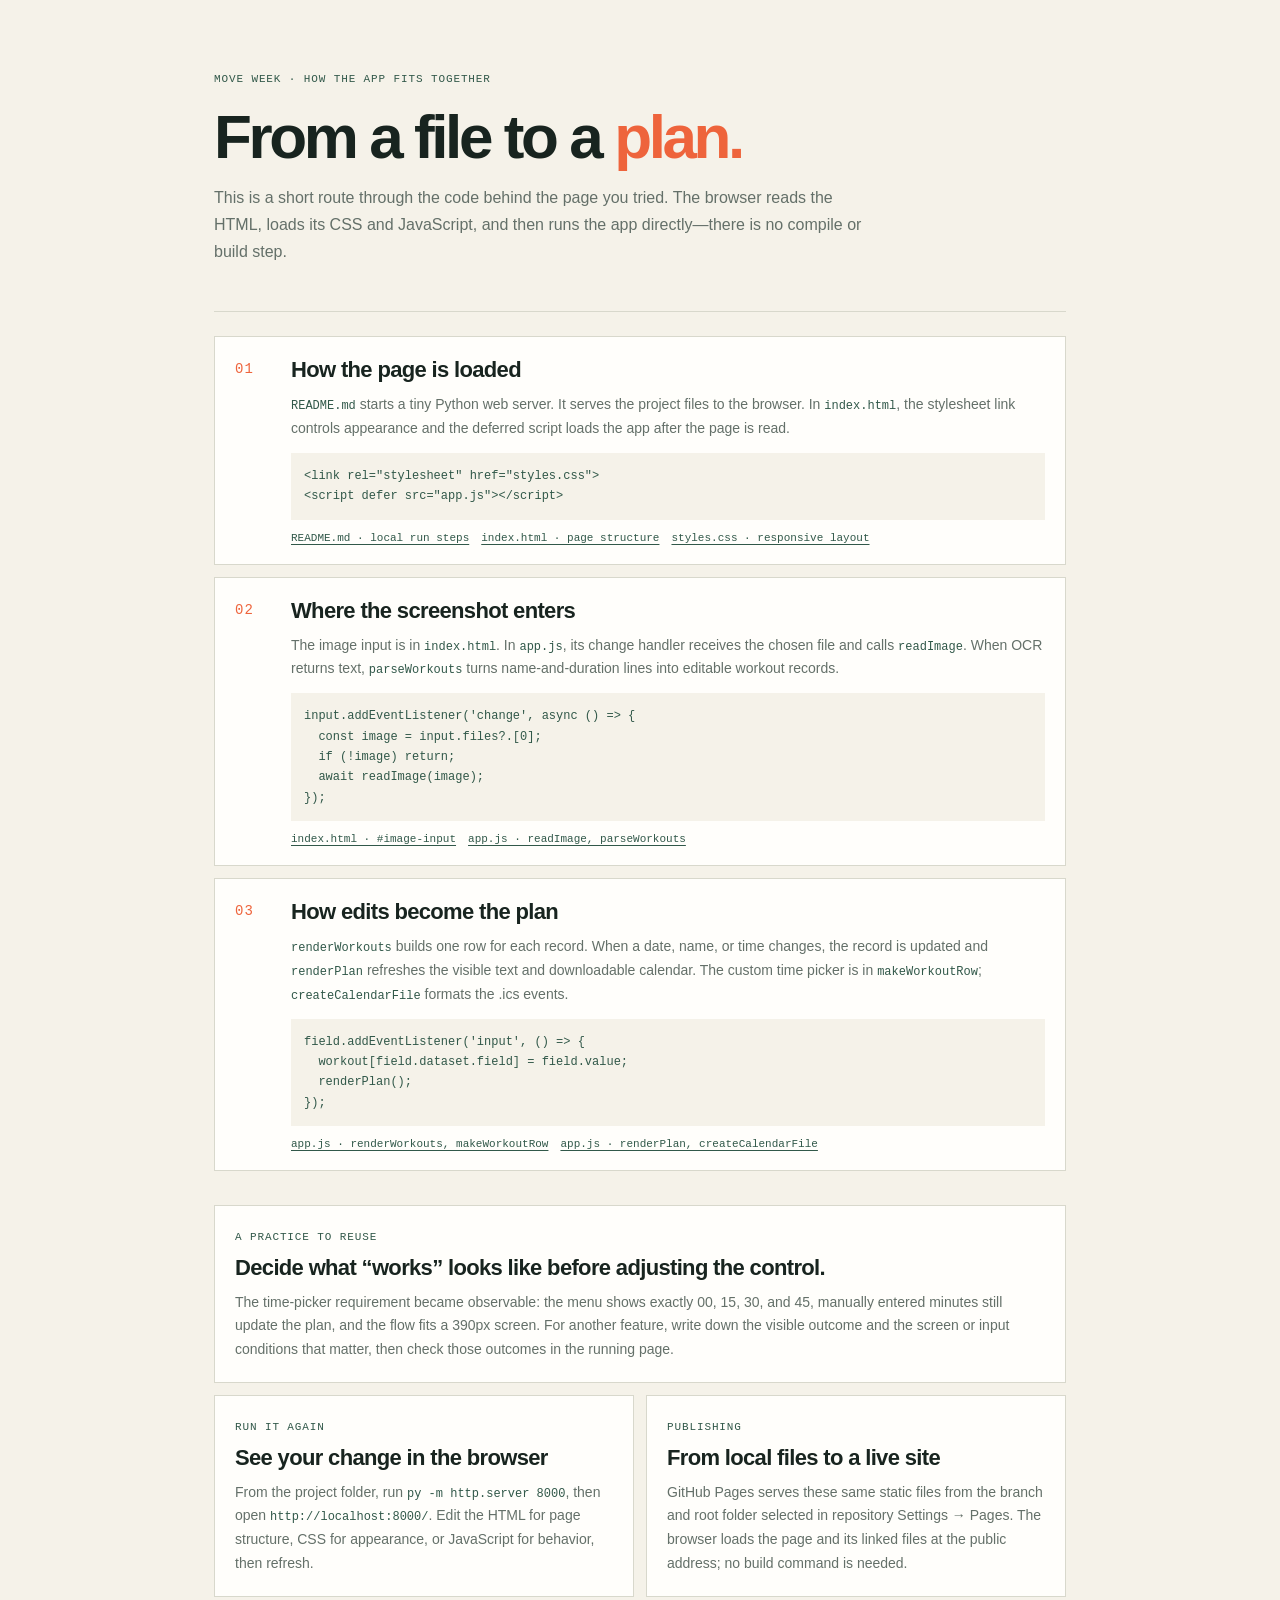
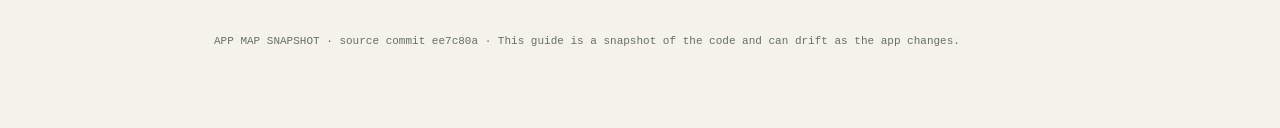
<file: devpost/app-map.html>
<!doctype html>
<html lang="en">
<head>
  <meta charset="utf-8">
  <meta name="viewport" content="width=device-width, initial-scale=1">
  <meta name="theme-color" content="#f5f2e9">
  <title>Move Week — App Map</title>
  <style>
    :root{color-scheme:light;--paper:#f5f2e9;--ink:#18241f;--muted:#647069;--orange:#ee643c;--green:#315849;--line:#d8d8cc;--white:#fffefb;font-family:Arial,sans-serif;color:var(--ink);background:var(--paper)}
    *{box-sizing:border-box}body{margin:0}.shell{max-width:900px;margin:0 auto;padding:36px 24px 64px}header{padding:24px 0 30px;border-bottom:1px solid var(--line)}.eyebrow,.number,.tag{font:11px/1.5 Consolas,monospace;letter-spacing:.08em;color:var(--green)}h1{font-size:clamp(38px,7vw,62px);line-height:1.02;letter-spacing:-.055em;margin:17px 0 12px}h1 em{color:var(--orange);font-style:normal}header p,.intro{max-width:650px;color:var(--muted);line-height:1.7}h2{font-size:22px;letter-spacing:-.03em;margin:0 0 10px}h3{font-size:15px;margin:0 0 8px}.route{display:grid;gap:12px;margin:24px 0 34px}.stop,.practice,.run{padding:20px;background:var(--white);border:1px solid var(--line)}.stop{display:grid;grid-template-columns:42px 1fr;gap:14px}.number{font-size:14px;color:var(--orange);padding-top:2px}.stop p,.practice p,.run p{margin:6px 0 0;color:var(--muted);font-size:14px;line-height:1.7}code,pre{font:12px/1.7 Consolas,monospace}code{color:var(--green)}pre{overflow:auto;margin:12px 0 0;padding:13px;background:#f5f2e9;color:var(--ink);white-space:pre-wrap;overflow-wrap:anywhere}.links{display:flex;flex-wrap:wrap;gap:12px;margin-top:12px}.links a{color:var(--green);font:11px Consolas,monospace;text-underline-offset:3px}.links a:focus-visible,a:focus-visible{outline:3px solid var(--orange);outline-offset:3px}.bottom{display:grid;grid-template-columns:1fr 1fr;gap:12px;margin-top:12px}.tag{display:inline-block;margin-bottom:9px}.snapshot{padding-top:24px;color:var(--muted);font:11px/1.7 Consolas,monospace}@media(max-width:560px){.shell{padding:22px 17px 42px}.stop{grid-template-columns:28px 1fr;padding:16px 13px}.bottom{grid-template-columns:1fr}}
  </style>
</head>
<body>
  <main class="shell">
    <header>
      <p class="eyebrow">MOVE WEEK · HOW THE APP FITS TOGETHER</p>
      <h1>From a file to a <em>plan.</em></h1>
      <p>This is a short route through the code behind the page you tried. The browser reads the HTML, loads its CSS and JavaScript, and then runs the app directly—there is no compile or build step.</p>
    </header>

    <section class="route" aria-label="Code route">
      <article class="stop">
        <span class="number">01</span>
        <div><h2>How the page is loaded</h2><p><code>README.md</code> starts a tiny Python web server. It serves the project files to the browser. In <code>index.html</code>, the stylesheet link controls appearance and the deferred script loads the app after the page is read.</p>
          <pre><code>&lt;link rel="stylesheet" href="styles.css"&gt;
&lt;script defer src="app.js"&gt;&lt;/script&gt;</code></pre>
          <div class="links"><a href="../README.md">README.md · local run steps</a><a href="../index.html">index.html · page structure</a><a href="../styles.css">styles.css · responsive layout</a></div>
        </div>
      </article>
      <article class="stop">
        <span class="number">02</span>
        <div><h2>Where the screenshot enters</h2><p>The image input is in <code>index.html</code>. In <code>app.js</code>, its change handler receives the chosen file and calls <code>readImage</code>. When OCR returns text, <code>parseWorkouts</code> turns name-and-duration lines into editable workout records.</p>
          <pre><code>input.addEventListener('change', async () =&gt; {
  const image = input.files?.[0];
  if (!image) return;
  await readImage(image);
});</code></pre>
          <div class="links"><a href="../index.html#image-input">index.html · #image-input</a><a href="../app.js">app.js · readImage, parseWorkouts</a></div>
        </div>
      </article>
      <article class="stop">
        <span class="number">03</span>
        <div><h2>How edits become the plan</h2><p><code>renderWorkouts</code> builds one row for each record. When a date, name, or time changes, the record is updated and <code>renderPlan</code> refreshes the visible text and downloadable calendar. The custom time picker is in <code>makeWorkoutRow</code>; <code>createCalendarFile</code> formats the .ics events.</p>
          <pre><code>field.addEventListener('input', () =&gt; {
  workout[field.dataset.field] = field.value;
  renderPlan();
});</code></pre>
          <div class="links"><a href="../app.js">app.js · renderWorkouts, makeWorkoutRow</a><a href="../app.js">app.js · renderPlan, createCalendarFile</a></div>
        </div>
      </article>
    </section>

    <section class="practice" aria-labelledby="practice-title">
      <span class="tag">A PRACTICE TO REUSE</span>
      <h2 id="practice-title">Decide what “works” looks like before adjusting the control.</h2>
      <p>The time-picker requirement became observable: the menu shows exactly 00, 15, 30, and 45, manually entered minutes still update the plan, and the flow fits a 390px screen. For another feature, write down the visible outcome and the screen or input conditions that matter, then check those outcomes in the running page.</p>
    </section>

    <div class="bottom">
      <section class="run" aria-labelledby="run-title"><span class="tag">RUN IT AGAIN</span><h2 id="run-title">See your change in the browser</h2><p>From the project folder, run <code>py -m http.server 8000</code>, then open <code>http://localhost:8000/</code>. Edit the HTML for page structure, CSS for appearance, or JavaScript for behavior, then refresh.</p></section>
      <section class="run" aria-labelledby="publish-title"><span class="tag">PUBLISHING</span><h2 id="publish-title">From local files to a live site</h2><p>GitHub Pages serves these same static files from the branch and root folder selected in repository Settings → Pages. The browser loads the page and its linked files at the public address; no build command is needed.</p></section>
    </div>
    <p class="snapshot">APP MAP SNAPSHOT · source commit ee7c80a · This guide is a snapshot of the code and can drift as the app changes.</p>
  </main>
</body>
</html>
</file>
